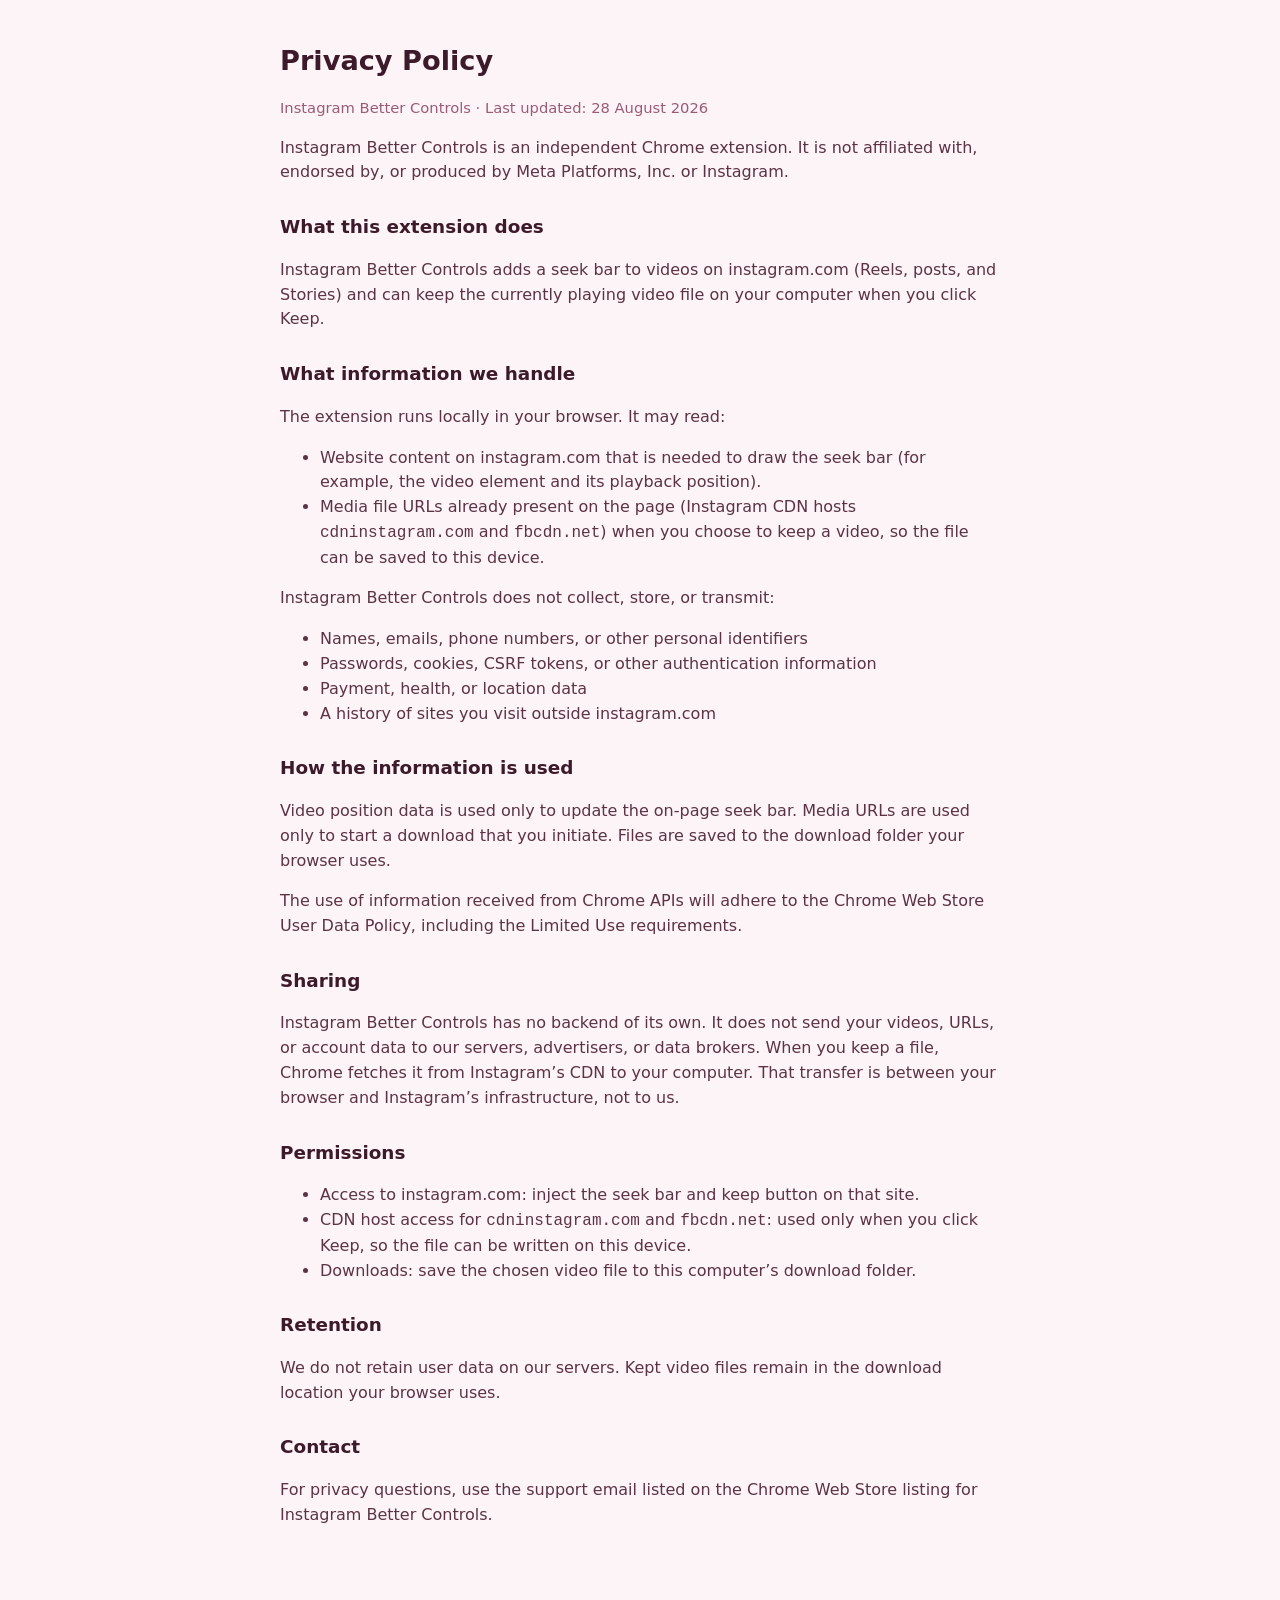
<file: docs/index.html>
<!DOCTYPE html>
<html lang="en">
  <head>
    <meta charset="utf-8" />
    <meta name="viewport" content="width=device-width, initial-scale=1" />
    <meta
      name="description"
      content="Privacy policy for the Instagram Better Controls Chrome extension."
    />
    <title>Privacy Policy — Instagram Better Controls</title>
    <style>
      body {
        margin: 0;
        font: 16px/1.55 system-ui, sans-serif;
        color: #3d1a2a;
        background: #fdf4f7;
      }
      main {
        max-width: 720px;
        margin: 0 auto;
        padding: 40px 20px 64px;
      }
      h1 { font-size: 1.7rem; margin: 0 0 8px; }
      h2 { font-size: 1.15rem; margin: 28px 0 8px; }
      p, li { color: #5c3344; }
      .meta { color: #9a5b74; font-size: 0.92rem; }
    </style>
  </head>
  <body>
    <main>
      <h1>Privacy Policy</h1>
      <p class="meta">Instagram Better Controls · Last updated: 28 August 2026</p>
      <p>
        Instagram Better Controls is an independent Chrome extension. It is not
        affiliated with, endorsed by, or produced by Meta Platforms, Inc. or Instagram.
      </p>

      <h2>What this extension does</h2>
      <p>
        Instagram Better Controls adds a seek bar to videos on instagram.com
        (Reels, posts, and Stories) and can keep the currently playing video
        file on your computer when you click Keep.
      </p>

      <h2>What information we handle</h2>
      <p>The extension runs locally in your browser. It may read:</p>
      <ul>
        <li>
          Website content on instagram.com that is needed to draw the seek bar
          (for example, the video element and its playback position).
        </li>
        <li>
          Media file URLs already present on the page (Instagram CDN hosts
          <code>cdninstagram.com</code> and <code>fbcdn.net</code>) when you
          choose to keep a video, so the file can be saved to this device.
        </li>
      </ul>
      <p>Instagram Better Controls does not collect, store, or transmit:</p>
      <ul>
        <li>Names, emails, phone numbers, or other personal identifiers</li>
        <li>Passwords, cookies, CSRF tokens, or other authentication information</li>
        <li>Payment, health, or location data</li>
        <li>A history of sites you visit outside instagram.com</li>
      </ul>

      <h2>How the information is used</h2>
      <p>
        Video position data is used only to update the on-page seek bar. Media
        URLs are used only to start a download that you initiate.
        Files are saved to the download folder your browser uses.
      </p>
      <p>
        The use of information received from Chrome APIs will adhere to the
        Chrome Web Store User Data Policy, including the Limited Use requirements.
      </p>

      <h2>Sharing</h2>
      <p>
        Instagram Better Controls has no backend of its own. It does not send
        your videos, URLs, or account data to our servers, advertisers, or data
        brokers. When you keep a file, Chrome fetches it from Instagram’s CDN
        to your computer. That transfer is between your browser and Instagram’s
        infrastructure, not to us.
      </p>

      <h2>Permissions</h2>
      <ul>
        <li>
          Access to instagram.com: inject the seek bar and keep button on that site.
        </li>
        <li>
          CDN host access for <code>cdninstagram.com</code> and <code>fbcdn.net</code>:
          used only when you click Keep, so the file can be written on this device.
        </li>
        <li>
          Downloads: save the chosen video file to this computer’s download folder.
        </li>
      </ul>

      <h2>Retention</h2>
      <p>
        We do not retain user data on our servers.
        Kept video files remain in the download location your browser uses.
      </p>

      <h2>Contact</h2>
      <p>
        For privacy questions, use the support email listed on the Chrome Web
        Store listing for Instagram Better Controls.
      </p>
    </main>
  </body>
</html>
</file>
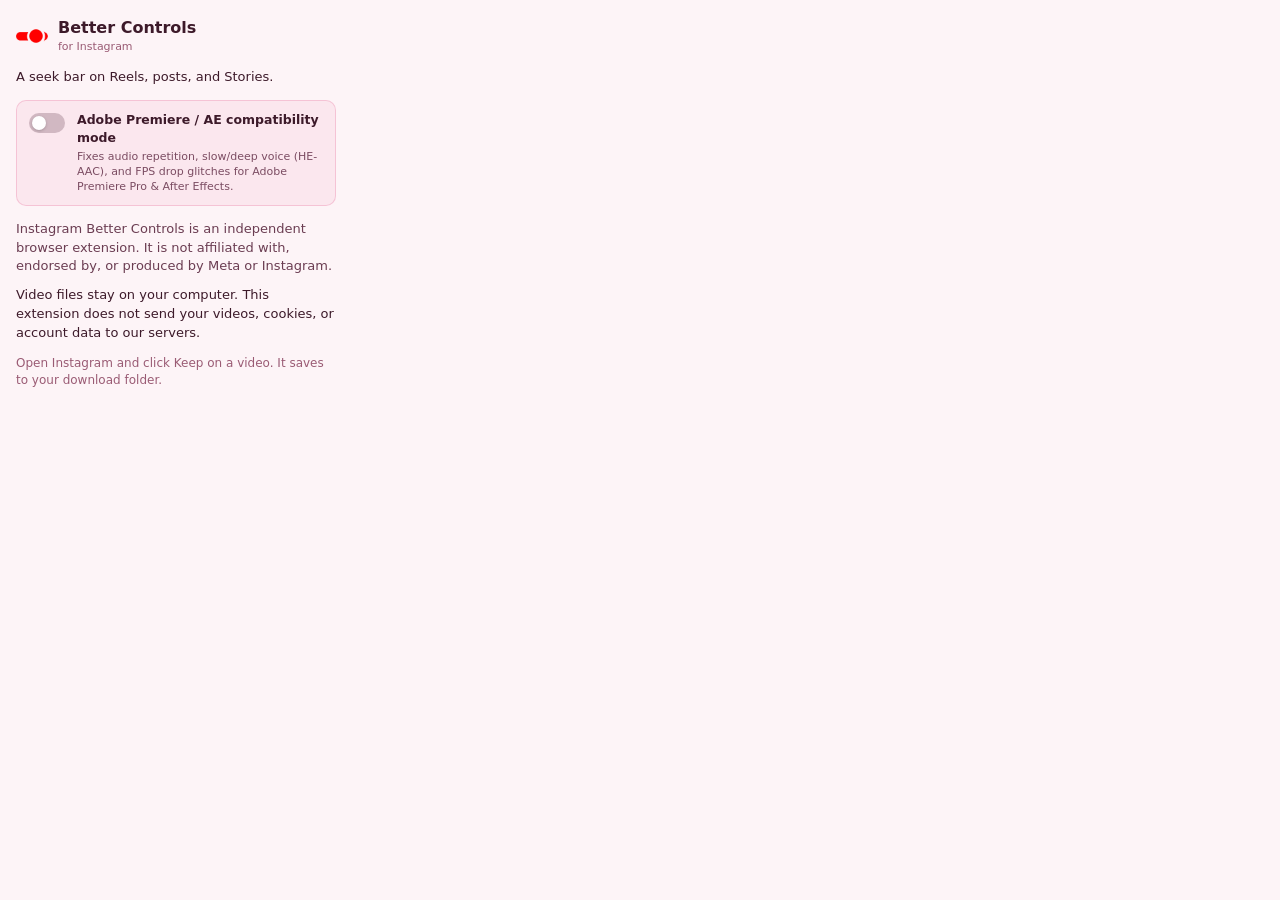
<file: popup.html>
<!DOCTYPE html>
<html lang="en">
  <head>
    <meta charset="utf-8" />
    <title>Instagram Better Controls</title>
    <link rel="stylesheet" href="popup.css" />
  </head>
  <body>
    <header>
      <img src="icons/icon48.png" width="32" height="32" alt="" />
      <div>
        <h1>Better Controls</h1>
        <p class="tag">for Instagram</p>
      </div>
    </header>
    <p>
      A seek bar on Reels, posts, and Stories.
    </p>
    <div class="settings-section">
      <label class="setting-item" for="adobe-compat">
        <div class="setting-switch-wrapper">
          <input type="checkbox" id="adobe-compat" />
          <span class="switch-slider"></span>
        </div>
        <div class="setting-text">
          <span class="setting-title">Adobe Premiere / AE compatibility mode</span>
          <span class="setting-desc">Fixes audio repetition, slow/deep voice (HE-AAC), and FPS drop glitches for Adobe Premiere Pro & After Effects.</span>
        </div>
      </label>
    </div>
    <p class="disclaimer">
      Instagram Better Controls is an independent browser extension. It is not
      affiliated with, endorsed by, or produced by Meta or Instagram.
    </p>
    <p class="privacy">
      Video files stay on your computer. This extension does not send your
      videos, cookies, or account data to our servers.
    </p>
    <p class="hint">Open Instagram and click Keep on a video. It saves to your download folder.</p>
    <script src="popup.js"></script>
  </body>
</html>
</file>
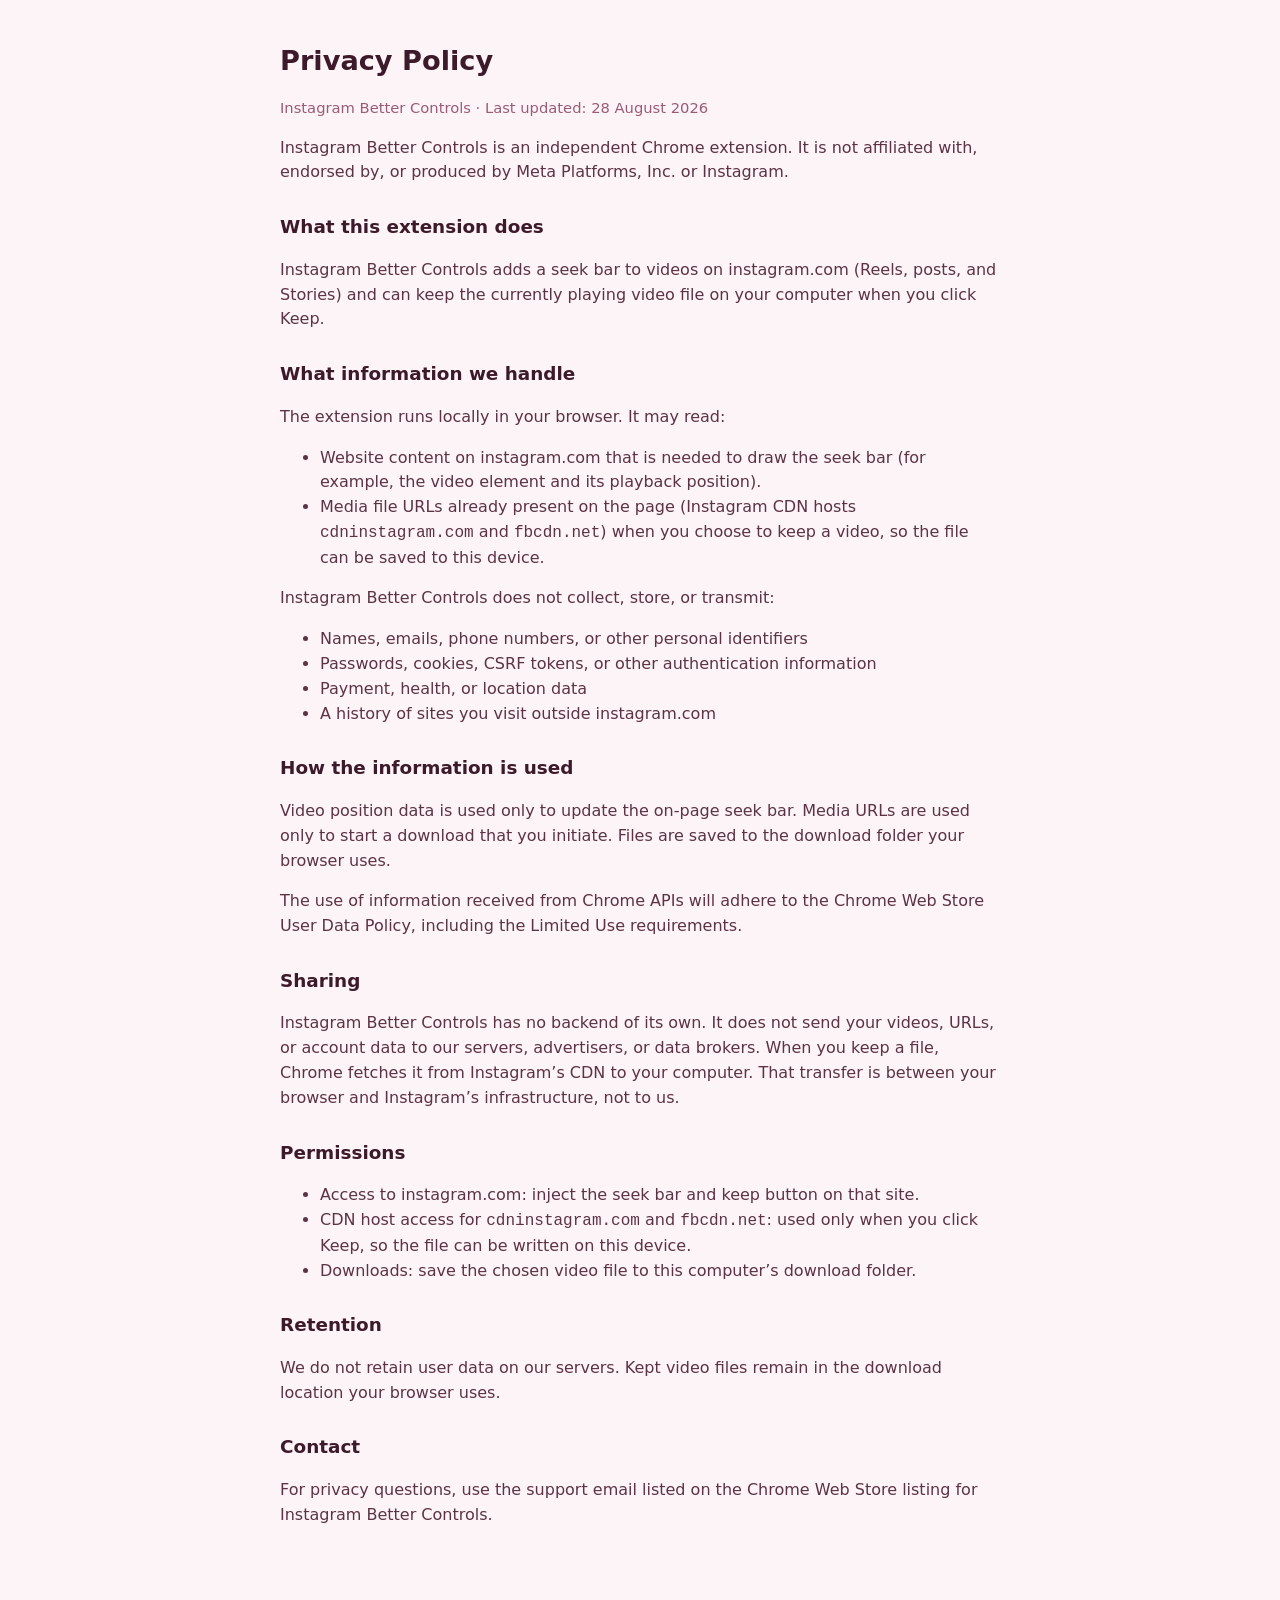
<file: privacy.html>
<!DOCTYPE html>
<html lang="en">
  <head>
    <meta charset="utf-8" />
    <meta name="viewport" content="width=device-width, initial-scale=1" />
    <title>Privacy Policy — Instagram Better Controls</title>
    <style>
      body {
        margin: 0;
        font: 16px/1.55 system-ui, sans-serif;
        color: #3d1a2a;
        background: #fdf4f7;
      }
      main {
        max-width: 720px;
        margin: 0 auto;
        padding: 40px 20px 64px;
      }
      h1 { font-size: 1.7rem; margin: 0 0 8px; }
      h2 { font-size: 1.15rem; margin: 28px 0 8px; }
      p, li { color: #5c3344; }
      .meta { color: #9a5b74; font-size: 0.92rem; }
    </style>
  </head>
  <body>
    <main>
      <h1>Privacy Policy</h1>
      <p class="meta">Instagram Better Controls · Last updated: 28 August 2026</p>
      <p>
        Instagram Better Controls is an independent Chrome extension. It is not
        affiliated with, endorsed by, or produced by Meta Platforms, Inc. or Instagram.
      </p>

      <h2>What this extension does</h2>
      <p>
        Instagram Better Controls adds a seek bar to videos on instagram.com
        (Reels, posts, and Stories) and can keep the currently playing video
        file on your computer when you click Keep.
      </p>

      <h2>What information we handle</h2>
      <p>The extension runs locally in your browser. It may read:</p>
      <ul>
        <li>
          Website content on instagram.com that is needed to draw the seek bar
          (for example, the video element and its playback position).
        </li>
        <li>
          Media file URLs already present on the page (Instagram CDN hosts
          <code>cdninstagram.com</code> and <code>fbcdn.net</code>) when you
          choose to keep a video, so the file can be saved to this device.
        </li>
      </ul>
      <p>Instagram Better Controls does not collect, store, or transmit:</p>
      <ul>
        <li>Names, emails, phone numbers, or other personal identifiers</li>
        <li>Passwords, cookies, CSRF tokens, or other authentication information</li>
        <li>Payment, health, or location data</li>
        <li>A history of sites you visit outside instagram.com</li>
      </ul>

      <h2>How the information is used</h2>
      <p>
        Video position data is used only to update the on-page seek bar. Media
        URLs are used only to start a download that you initiate.
        Files are saved to the download folder your browser uses.
      </p>
      <p>
        The use of information received from Chrome APIs will adhere to the
        Chrome Web Store User Data Policy, including the Limited Use requirements.
      </p>

      <h2>Sharing</h2>
      <p>
        Instagram Better Controls has no backend of its own. It does not send
        your videos, URLs, or account data to our servers, advertisers, or data
        brokers. When you keep a file, Chrome fetches it from Instagram’s CDN
        to your computer. That transfer is between your browser and Instagram’s
        infrastructure, not to us.
      </p>

      <h2>Permissions</h2>
      <ul>
        <li>
          Access to instagram.com: inject the seek bar and keep button on that site.
        </li>
        <li>
          CDN host access for <code>cdninstagram.com</code> and <code>fbcdn.net</code>:
          used only when you click Keep, so the file can be written on this device.
        </li>
        <li>
          Downloads: save the chosen video file to this computer’s download folder.
        </li>
      </ul>

      <h2>Retention</h2>
      <p>
        We do not retain user data on our servers.
        Kept video files remain in the download location your browser uses.
      </p>

      <h2>Contact</h2>
      <p>
        For privacy questions, use the support email listed on the Chrome Web
        Store listing for Instagram Better Controls.
      </p>
    </main>
  </body>
</html>
</file>
<file: popup.css>
:root {
  color-scheme: light dark;
}

body {
  margin: 0;
  width: 320px;
  padding: 16px;
  font: 13px/1.45 system-ui, sans-serif;
  color: #3d1a2a;
  background: #fdf4f7;
}

header {
  display: flex;
  gap: 10px;
  align-items: center;
  margin-bottom: 10px;
}

h1 {
  margin: 0;
  font-size: 16px;
}

.tag {
  margin: 0;
  font-size: 11px;
  color: #9a5b74;
}

.disclaimer,
.privacy,
.hint,
.status {
  margin: 0 0 10px;
}

.disclaimer {
  color: #6b3d52;
}

button {
  width: 100%;
  border: 0;
  border-radius: 8px;
  padding: 9px 12px;
  background: #e45a8c;
  color: #fff;
  font: 600 13px/1.2 system-ui, sans-serif;
  cursor: pointer;
}

button:hover {
  background: #f0709c;
}

.hint {
  color: #9a5b74;
  font-size: 12px;
  margin-top: 12px;
  margin-bottom: 0;
}

.settings-section {
  margin: 12px 0 14px;
  padding: 10px 12px;
  background: rgba(228, 90, 140, 0.08);
  border: 1px solid rgba(228, 90, 140, 0.25);
  border-radius: 10px;
}

.setting-item {
  display: flex;
  gap: 12px;
  align-items: flex-start;
  cursor: pointer;
}

.setting-switch-wrapper {
  position: relative;
  display: inline-block;
  width: 36px;
  height: 20px;
  flex-shrink: 0;
  margin-top: 2px;
}

.setting-switch-wrapper input {
  opacity: 0;
  width: 0;
  height: 0;
  position: absolute;
}

.switch-slider {
  position: absolute;
  cursor: pointer;
  top: 0;
  left: 0;
  right: 0;
  bottom: 0;
  background-color: #d1b8c2;
  transition: 0.2s ease;
  border-radius: 20px;
}

.switch-slider:before {
  position: absolute;
  content: "";
  height: 14px;
  width: 14px;
  left: 3px;
  bottom: 3px;
  background-color: white;
  transition: 0.2s ease;
  border-radius: 50%;
  box-shadow: 0 1px 3px rgba(0, 0, 0, 0.2);
}

.setting-switch-wrapper input:checked + .switch-slider {
  background-color: #e45a8c;
}

.setting-switch-wrapper input:checked + .switch-slider:before {
  transform: translateX(16px);
}

.setting-text {
  display: flex;
  flex-direction: column;
  gap: 3px;
}

.setting-title {
  font-weight: 600;
  font-size: 12.5px;
  color: #3d1a2a;
}

.setting-desc {
  font-size: 11px;
  line-height: 1.35;
  color: #7b4c62;
}

@media (prefers-color-scheme: dark) {
  body {
    color: #f8e4ec;
    background: #1a1014;
  }

  .tag,
  .hint,
  .disclaimer {
    color: #d4a3b6;
  }

  .settings-section {
    background: rgba(228, 90, 140, 0.12);
    border-color: rgba(228, 90, 140, 0.35);
  }

  .switch-slider {
    background-color: #4a343e;
  }

  .setting-title {
    color: #f8e4ec;
  }

  .setting-desc {
    color: #d4a3b6;
  }
}
</file>
